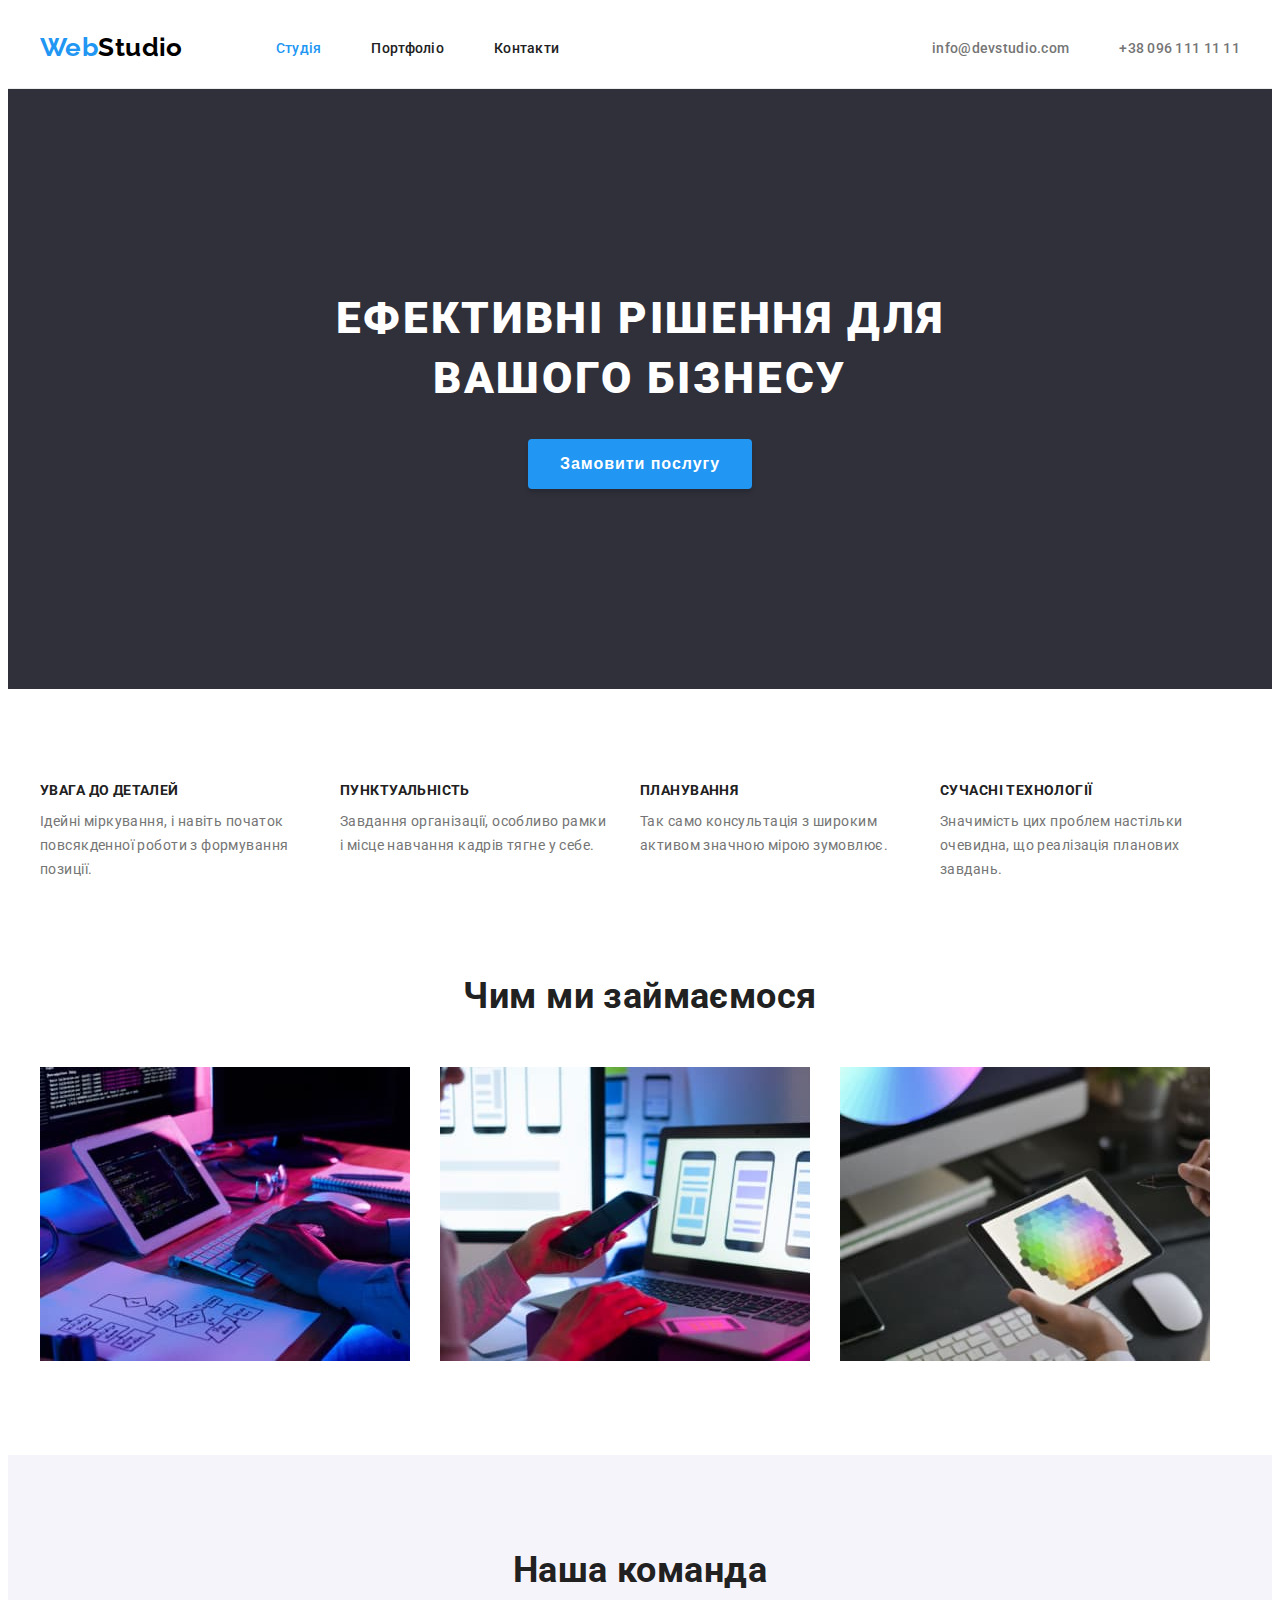
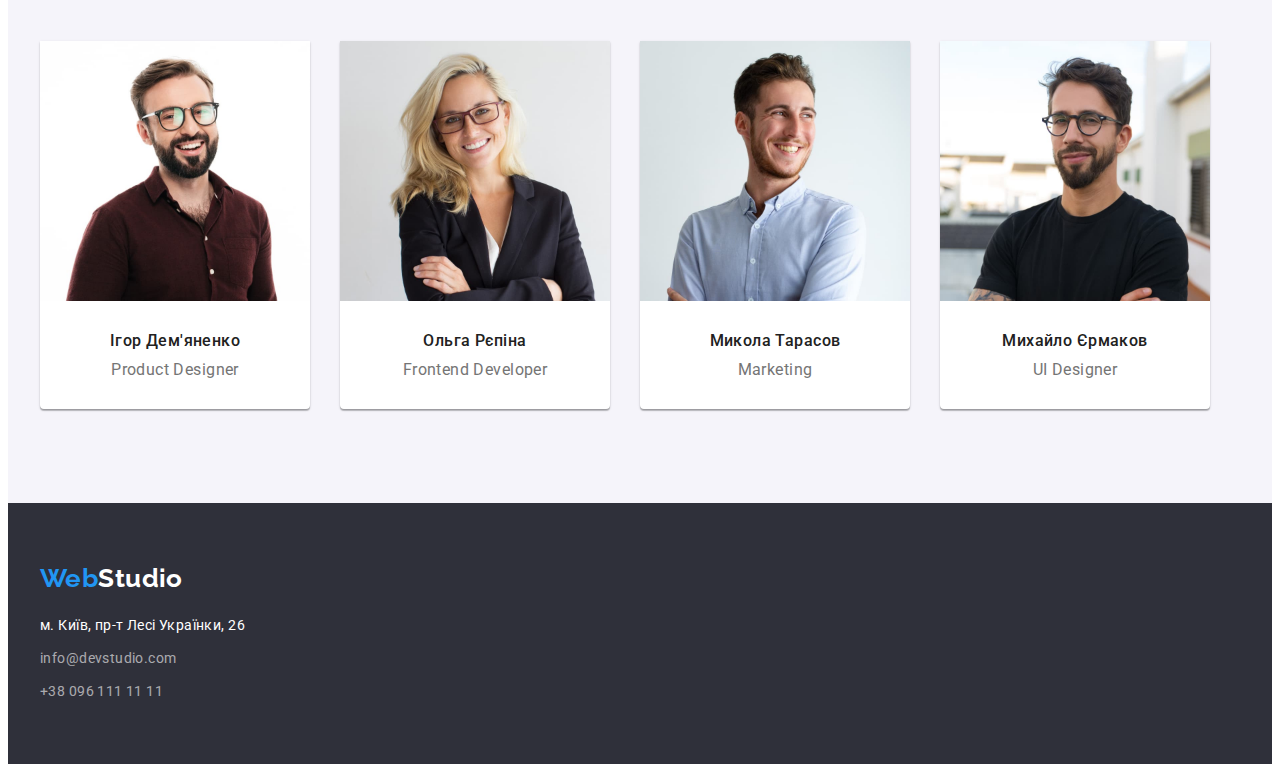
<file: index.html>
<!DOCTYPE html>
<html lang="uk">
<head>
    <meta charset="UTF-8">
    <meta http-equiv="X-UA-Compatible" content="IE=edge">
    <meta name="viewport" content="width=device-width, initial-scale=1.0">
    <link rel="preconnect" href="https://fonts.googleapis.com">
    <link rel="preconnect" href="https://fonts.gstatic.com" crossorigin>
    <link href="https://fonts.googleapis.com/css2?family=Raleway:wght@700&family=Roboto:wght@400;500;700;900&display=swap" rel="stylesheet">
    <link rel="stylesheet" href="https://cdnjs.cloudflare.com/ajax/libs/modern-normalize/1.1.0/modern-normalize.min.css"
        integrity="sha512-wpPYUAdjBVSE4KJnH1VR1HeZfpl1ub8YT/NKx4PuQ5NmX2tKuGu6U/JRp5y+Y8XG2tV+wKQpNHVUX03MfMFn9Q=="
        crossorigin="anonymous" referrerpolicy="no-referrer" />
    <link rel="stylesheet" href="./css/styles.css">
    <title>WebStudio</title>
</head>
<body>
    <header class="header">
        <div class="container header-container">
            <a  class="logo-web link" href="./index.html">Web<span class="logo-studio">Studio</span></a>
            <nav class="header-nav">
                <ul class="header-list list">
                    <li class="header-list-item"><a href="./index.html" class="header-link nav-active link">Студія</a></li>
                    <li class="header-list-item"><a href="./portfolio.html" class="header-link link">Портфоліо</a></li>
                    <li class="header-list-item"><a href="#" class="header-link link">Контакти</a></li>
                </ul>
            </nav>
            <ul class="header-contacts-list list">
                <li class="contacts-list-item"><a href="mailto:info@devstudio.com" class="contacts-link link">info@devstudio.com</a></li>
                <li class="contacts-list-item"><a href="tel:+380961111111" class="contacts-link link">+38 096 111 11 11</a></li>
            </ul>
        </div>
    </header>
    <main>
        <section class="hero">
            <div class="container hero-container">
                <h1 class="hero-title">Ефективні рішення для вашого бізнесу</h1>
                <button type="button" class="hero-btn">Замовити послугу</button>
            </div>
        </section>
        <section class="benefits section">
            <div class="container benefits-container">
                <h2 class="visualy-hidden">Переваги</h2>
                <ul class="benefits-list list">
                    <li class="benefits-list-item">
                        <h3 class="benefits-title">Увага до деталей</h3>
                        <p class="benefits-after-title">Ідейні міркування, і навіть початок повсякденної роботи з формування позиції.</p>
                    </li>
                    <li class="benefits-list-item">
                        <h3 class="benefits-title">Пунктуальність</h3>
                        <p class="benefits-after-title">Завдання організації, особливо рамки і місце навчання кадрів тягне у себе.</p>
                    </li>
                    <li class="benefits-list-item">
                        <h3 class="benefits-title">Планування</h3>
                        <p class="benefits-after-title">Так само консультація з широким активом значною мірою зумовлює.</p>
                    </li>
                    <li class="benefits-list-item">
                        <h3 class="benefits-title">Сучасні технології</h3>
                        <p class="benefits-after-title">Значимість цих проблем настільки очевидна, що реалізація планових завдань.</p>
                    </li>
                </ul>
            </div>
        </section>
        <section class="work">
            <div class="container work-container">
                <h2 class="work-title">Чим ми займаємося</h2>
                <ul class="work-list list">
                    <li class="work-list-item"><img src="./images/work1.jpg" alt="Робочий процес" width="370" height="294"></li>
                    <li class="work-list-item"><img src="./images/work2.jpg" alt="Робочий процес" width="370" height="294"></li>
                    <li class="work-list-item"><img src="./images/work3.jpg" alt="Робочий процес" width="370" height="294"></li>
                </ul>
            </div>
        </section>
        <section class="team section">
            <div class="container team-container">
                <h2 class="team-title">Наша команда</h2>
                <ul class="team-list list">
                    <li class="team-list-item">
                        <img src="./images/worker1.jpg" alt="Робітник" width="270" height="260">
                        <div class="team-item-about">
                            <h3 class="team-worker">Ігор Дем'яненко</h3>
                            <p lang="en" class="team-worker-position">Product Designer</p>
                        </div>
                    </li>
                    <li class="team-list-item">
                        <img src="./images/worker2.jpg" alt="Робітник" width="270" height="260">
                        <div class="team-item-about">
                            <h3 class="team-worker">Ольга Рєпіна</h3>
                            <p lang="en" class="team-worker-position">Frontend Developer</p>
                        </div>
                    </li>
                    <li class="team-list-item">
                        <img src="./images/worker3.jpg" alt="Робітник" width="270" height="260">
                        <div class="team-item-about">
                            <h3 class="team-worker">Микола Тарасов</h3>
                            <p lang="en" class="team-worker-position">Marketing</p>
                        </div>
                    </li>
                    <li class="team-list-item">
                        <img src="./images/worker4.jpg" alt="Робітник" width="270" height="260">
                        <div class="team-item-about">
                            <h3 class="team-worker">Михайло Єрмаков</h3>
                            <p lang="en" class="team-worker-position">UI Designer</p>
                        </div>
                    </li>
                </ul>
            </div>
        </section>
    </main>
    <footer class="footer">
       <div class="container footer-container">
            <a class="footer-logo link" href="./index.html">Web<span class="logo-studio-white">Studio</span></a>
            <address class="footer-address-list">
                <ul class="footer-list list">
                    <li class="footer-list-item"><a href="https://goo.gl/maps/NXX6LeHb5ru4royF7" target="_blank" rel="noopener noreferrer nofollow" class="footer-link link-address link">м. Київ, пр-т Лесі Українки, 26</a></li>
                    <li class="footer-list-item"><a href="mailto:info@devstudio.com" class="footer-link link">info@devstudio.com</a></li>
                    <li class="footer-list-item"><a href="tel:+380961111111" class="footer-link link">+38 096 111 11 11</a></li>
                </ul>
            </address>
       </div>
    </footer>
</body>
</html>
</file>
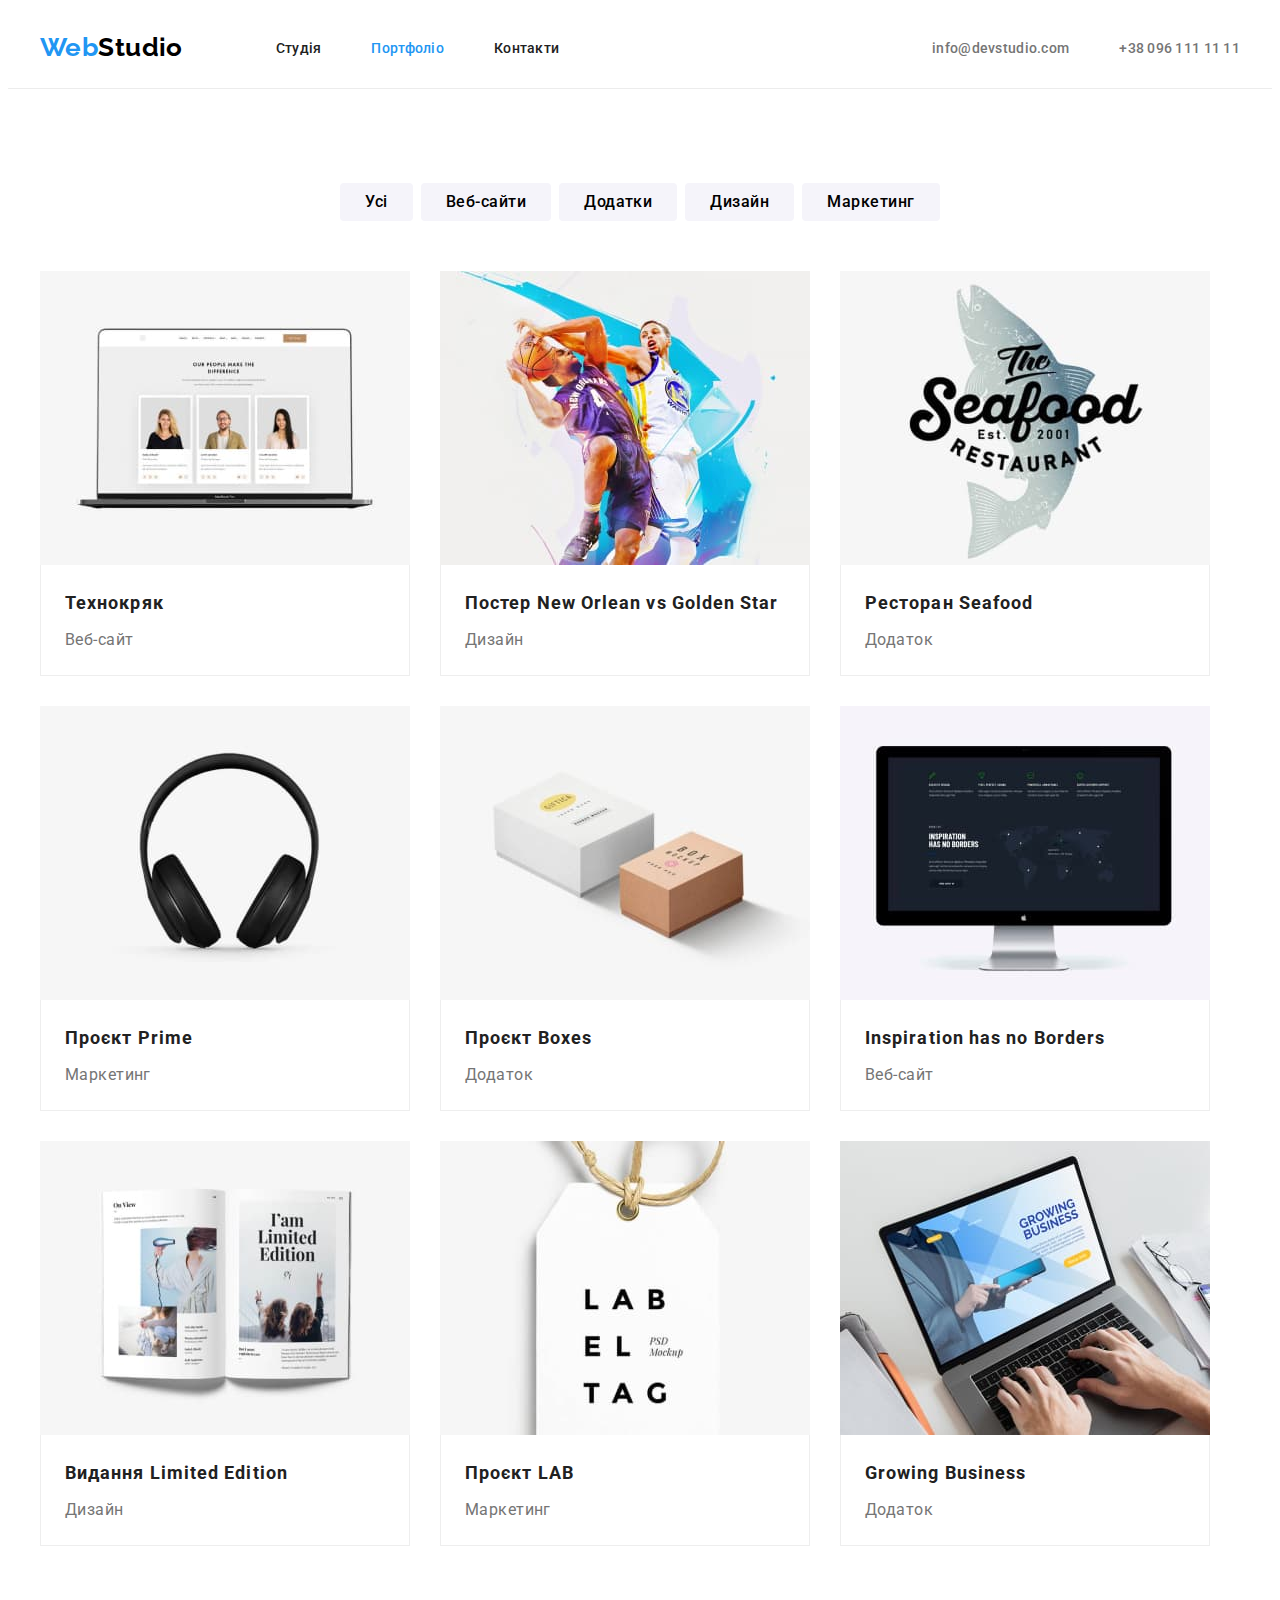
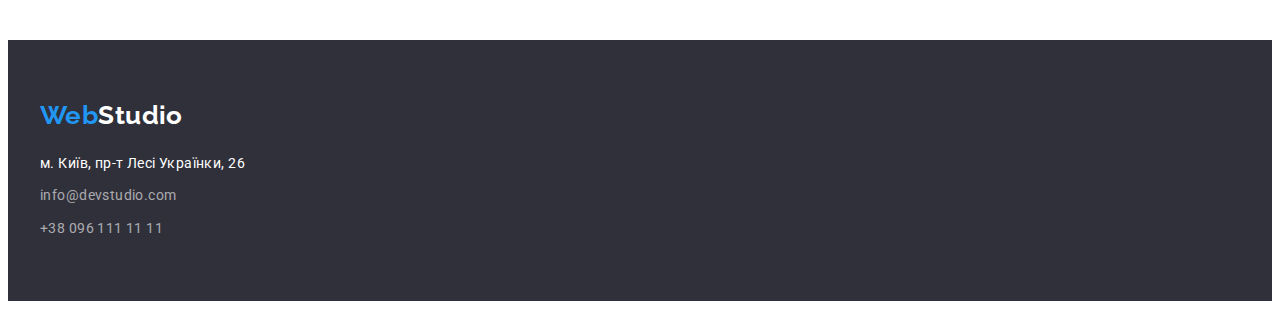
<file: portfolio.html>
<!DOCTYPE html>
<html lang="uk">
<head>
    <meta charset="UTF-8">
    <meta http-equiv="X-UA-Compatible" content="IE=edge">
    <meta name="viewport" content="width=device-width, initial-scale=1.0">
    <link rel="preconnect" href="https://fonts.googleapis.com">
    <link rel="preconnect" href="https://fonts.gstatic.com" crossorigin>
    <link href="https://fonts.googleapis.com/css2?family=Raleway:wght@700&family=Roboto:wght@400;500;700;900&display=swap"
        rel="stylesheet">
    <link rel="stylesheet" href="https://cdnjs.cloudflare.com/ajax/libs/modern-normalize/1.1.0/modern-normalize.min.css"
        integrity="sha512-wpPYUAdjBVSE4KJnH1VR1HeZfpl1ub8YT/NKx4PuQ5NmX2tKuGu6U/JRp5y+Y8XG2tV+wKQpNHVUX03MfMFn9Q=="
        crossorigin="anonymous" referrerpolicy="no-referrer" />
    <link rel="stylesheet" href="./css/styles.css">
    <title>Portfolio</title>
</head>
<body>
    <header class="header ">
        <div class="container header-container">
            <a class="logo-web link" href="./index.html">Web<span class="logo-studio">Studio</span></a>
            <nav class="header-nav">
                <ul class="header-list list">
                    <li class="header-list-item"><a href="./index.html" class="header-link link">Студія</a></li>
                    <li class="header-list-item"><a href="./portfolio.html" class="header-link nav-active link ">Портфоліо</a></li>
                    <li class="header-list-item"><a href="#" class="header-link link">Контакти</a></li>
                </ul>
            </nav>
            <ul class="header-contacts-list list">
                <li class="contacts-list-item"><a href="mailto:info@devstudio.com"
                        class="contacts-link link">info@devstudio.com</a></li>
                <li class="contacts-list-item"><a href="tel:+380961111111" class="contacts-link link">+38 096 111 11 11</a></li>
            </ul>
        </div>
    </header>
    <main>
        <section class="catalog section">
            <div class="container catalog-container">
                <h1 class="visualy-hidden">Каталог</h1>
                <ul class="catalog-list list">
                    <li class="catalog-list-item"><button type="button" class="catalog-list-btn">Усі</button></li>
                    <li class="catalog-list-item"><button type="button" class="catalog-list-btn">Веб-сайти</button></li>
                    <li class="catalog-list-item"><button type="button" class="catalog-list-btn">Додатки</button></li>
                    <li class="catalog-list-item"><button type="button" class="catalog-list-btn">Дизайн</button></li>
                    <li class="catalog-list-item"><button type="button" class="catalog-list-btn">Маркетинг</button></li>
                </ul>
                <ul class="catalog-project-list list">
                    <li class="project-list-item">
                        <img src="./images/project1.jpg" alt="Проєкт" width="370" height="294">
                        <div class="project-about">
                            <h3 class="project-title">Технокряк</h3>
                            <p class="project-after-title">Веб-сайт</p>
                        </div>
                    </li>
                    <li class="project-list-item">
                        <img src="./images/project2.jpg" alt="Проєкт" width="370" height="294">
                        <div class="project-about">
                            <h3 class="project-title">Постер New Orlean vs Golden Star</h3>
                            <p class="project-after-title">Дизайн</p>
                        </div>
                    </li>
                    <li class="project-list-item">
                        <img src="./images/project3.jpg" alt="Проєкт" width="370" height="294">
                        <div class="project-about">
                            <h3 class="project-title">Ресторан Seafood</h3>
                            <p class="project-after-title">Додаток</p>
                        </div>
                    </li>
                    <li class="project-list-item">
                        <img src="./images/project4.jpg" alt="Проєкт" width="370" height="294">
                        <div class="project-about">
                            <h3 class="project-title">Проєкт Prime</h3>
                            <p class="project-after-title">Маркетинг</p>
                        </div>
                    </li>
                    <li class="project-list-item">
                        <img src="./images/project5.jpg" alt="Проєкт" width="370" height="294">
                        <div class="project-about">
                            <h3 class="project-title">Проєкт Boxes</h3>
                            <p class="project-after-title">Додаток</p>
                        </div>
                    </li>
                    <li class="project-list-item">
                        <img src="./images/project6.jpg" alt="Проєкт" width="370" height="294">
                        <div class="project-about">
                            <h3 class="project-title">Inspiration has no Borders</h3>
                            <p class="project-after-title">Веб-сайт</p>
                        </div>
                    </li>
                    <li class="project-list-item">
                        <img src="./images/project7.jpg" alt="Проєкт" width="370" height="294">
                        <div class="project-about">
                            <h3 class="project-title">Видання Limited Edition</h3>
                            <p class="project-after-title">Дизайн</p>
                        </div>
                    </li>
                    <li class="project-list-item">
                        <img src="./images/project8.jpg" alt="Проєкт" width="370" height="294">
                        <div class="project-about">
                            <h3 class="project-title">Проєкт LAB</h3>
                            <p class="project-after-title">Маркетинг</p>
                        </div>
                    </li>
                    <li class="project-list-item">
                        <img src="./images/project9.jpg" alt="Проєкт" width="370" height="294">
                        <div class="project-about">
                            <h3 class="project-title">Growing Business</h3>
                            <p class="project-after-title">Додаток</p>
                        </div>
                    </li>
                </ul>
            </div>
        </section>
    </main>
    <footer class="footer">
        <div class="container footer-container">
            <a class="footer-logo link" href="./index.html">Web<span class="logo-studio-white">Studio</span></a>
            <address class="footer-address-list">
                <ul class="footer-list list">
                    <li class="footer-list-item"><a href="https://goo.gl/maps/NXX6LeHb5ru4royF7" target="_blank"
                            rel="noopener noreferrer nofollow" class="footer-link link-address link">м. Київ, пр-т Лесі
                            Українки, 26</a></li>
                    <li class="footer-list-item"><a href="mailto:info@devstudio.com"
                            class="footer-link link">info@devstudio.com</a></li>
                    <li class="footer-list-item"><a href="tel:+380961111111" class="footer-link link">+38 096 111 11 11</a></li>
                </ul>
            </address>
        </div>
    </footer>
</body>
</html>
</file>
<file: css/styles.css>
:root {
    --primary-text-color: #212121;
    --secondary-text-color: #757575;
    --white-color: #FFFFFF;
    --black-color: #000000;
    --background-our-team: #F5F4FA;
    --background-hero-footer: #2F303A;
    --accent-color: #2196F3;
    --hero-button-hover: #188CE8;
}

p,
h1,
h2,
h3,
h4,
h5,
h6 {
    margin: 0;
}

ul,
ol {
    margin: 0;
    padding-left: 0;
}

button {
    cursor: pointer;
}

address {
    font-style: normal;
}

img {
    display: block;
}

body {
    font-family: 'Roboto', sans-serif;
    color: #212121;
    background-color: #fff;
    font-size: 14px;
    letter-spacing: 0.03em;
}

.section {
    padding-top: 94px;
    padding-bottom: 94px;
}

.container {
    width: 1200px;
    padding-left: 15px;
    padding-right: 15px;
    margin: 0 auto;
}

.list {
    list-style: none;
}

.link {
    text-decoration: none;
}

.visualy-hidden {
    position: absolute;
    width: 1px;
    height: 1px;
    margin: -1px;
    border: 0;
    padding: 0;
    white-space: nowrap;
    clip-path: inset(100%);
    clip: rect(0 0 0 0);
    overflow: hidden;
}

/*-----------------------HEADER---------------------*/

.header {
    padding-top: 24px;
    padding-bottom: 25px;
    border-bottom: 1px solid #ECECEC;
}

.header-container {
    display: flex;
    align-items: center;
}

.logo-web {
    font-family: 'Raleway', 'sans-serif';
    font-weight: 700;
    font-size: 26px;
    line-height: 1.2;
    color: #2196F3;
    margin-right: 93px;
}

.logo-studio {
    color: #000000;
}

.header-nav {
    margin-right: auto;
}

.header-list {
    display: flex;
    gap: 50px;
}

.header-list-item {}

.header-link {
    font-weight: 500;
    line-height: 1,14;
    letter-spacing: 0.02em; 
    color: #212121;
}

.nav-active {
    color: #2196F3;
}

.header-link:hover, .header-link:focus {
    color:#2196F3;
}

.header-contacts-list {
    display: flex;
    gap: 50px;
}

.contacts-list-item {}

.contacts-link {
    font-weight: 500;
    line-height: 1,14;
    letter-spacing: 0.02em;
    color: #757575;
}

.contacts-link:hover, .contacts-link:focus {
    color: #2196F3;
}

/*-----------------------HERO---------------------*/

.hero {
    background-color: #2F303A;
    padding-top: 200px;
    padding-bottom: 200px;
}

.hero-container {
    margin: 0 auto;
    text-align: center;
}

.hero-title {
    font-weight: 900;
    font-size: 44px;
    line-height: 1.36;
    letter-spacing: 0.06em;
    text-transform: uppercase;
    color: #FFFFFF;
    max-width: 696px;
    margin: 0 auto;
    margin-bottom: 30px;
}

.hero-btn {
    font-weight: 700;
    font-size: 16px;
    line-height: 1.88;
    letter-spacing: 0.06em;
    align-items: center;
    text-align: center;
    color: #FFFFFF;
    background-color: #2196F3;
    border: 0px;
    box-shadow: 0px 4px 4px rgba(0, 0, 0, 0.15);
    border-radius: 4px;
    padding: 10px 32px;
    min-width: 152px;
}

.hero-btn:hover {
    background-color: #188CE8;
}

/*-----------------------BENEFITS---------------------*/

.benefits {
    display: block;
}

.benefits-container {
    
}

.benefits-list {
    display: flex;
    gap: 30px;
}

.list {}

.benefits-list-item {
    max-width: 270px;
}

.benefits-title {
    font-weight: 700;
    line-height: 1.14;
    text-transform: uppercase;
    font-size: 14px;
    margin-bottom: 10px;
}

.benefits-after-title {
    font-weight: 400;
    line-height: calc(24/14);
    color: #757575;
}

/*-----------------------WORK---------------------*/

.work {
    display: block;
    padding-bottom: 94px;
}

.work-container {
    text-align: center;
    
}

.work-title {
    font-weight: 700;
    font-size: 36px;
    line-height: calc(42/36);
    margin-bottom: 50px;
}

.work-list {
    display: flex;
    gap: 30px;
}

.work-list-item {}

/*-----------------------TEAM---------------------*/

.team {
    background-color: #F5F4FA;
}

.team-container {
    
}

.team-title {
    font-weight: 700;
    font-size: 36px;
    line-height: calc(42/36);
    text-align: center;
    margin-bottom: 50px;
}

.team-list {
    display: flex;
    gap: 30px;
}

.team-list-item {
    background-color: #FFFFFF;
    box-shadow: 0px 1px 3px rgba(0, 0, 0, 0.12),
    0px 1px 1px rgba(0, 0, 0, 0.14),
    0px 2px 1px rgba(0, 0, 0, 0.2);
    border-radius: 0px 0px 4px 4px;
}

.team-item-about {
    text-align: center;
    padding-top: 30px;
    padding-bottom: 30px;
}

.team-worker {
    font-weight: 500;
    font-size: 16px;
    line-height: calc(19/16);
    margin-bottom: 10px;
}

.team-worker-position {
    font-weight: 400;
    font-size: 16px;
    line-height: calc(19/16);
    color: #757575;
}

/*-----------------------FOOTER---------------------*/

.footer {
    padding-top: 60px;
    padding-bottom: 60px;
    background-color: #2F303A;;
}

.footer-container {

}

.footer-address {
    
}

.footer-list {
}

.footer-list-item:not(:last-child) {
    margin-bottom: 9px;
}

.footer-link {
    font-weight: 400;
    line-height: 1.71;
    color: rgba(255, 255, 255, 0.6);
    font-style: normal;
}

.footer-logo {
    font-family: 'Raleway',
    'sans-serif';
    font-weight: 700;
    font-size: 26px;
    line-height: 1.2;
    color: #2196F3;
    display: block;
    margin-bottom: 20px;
}

.footer-link:hover, .footer-link:focus {
    color: #2196F3;
}

.link-address {
    color: #FFFFFF;
    font-style: normal;
}

.logo-studio-white {
    color: #FFFFFF;
}

/*-----------------------PORTFOLIO---------------------*/

/*-----------------------CATALOG---------------------*/

.catalog {}

.catalog-container {
    
}

.catalog-list {
    display: flex;
    justify-content: center;
    gap: 8px;
    margin-bottom: 50px;
}

.list {}

.catalog-list-item {}

.catalog-list-btn {
    font-family: inherit;
    font-weight: 500;
    font-size: 16px;
    line-height: 1.62;
    letter-spacing: 0.03em;
    text-align: center;
    background-color: #F5F4FA;
    border-radius: 4px;
    border: none;
    padding: 6px 25px;
}

.catalog-list-btn:hover {
    color: #FFFFFF;
    background: #2196F3;
    box-shadow: 0px 3px 1px rgba(0, 0, 0, 0.1),
    0px 1px 2px rgba(0, 0, 0, 0.08),
    0px 2px 2px rgba(0, 0, 0, 0.12);
}

.catalog-project-list {
    display: flex;
    flex-wrap: wrap;
    gap: 30px;
}

.project-about {
    padding: 20px 24px;
    border: 1px solid #EEEEEE;
    border-top: none;
}

.project-list-item {
    width: calc(100%-60px)/3;
}

.project-title {
    font-weight: 700;
    font-size: 18px;
    line-height: 2;
    letter-spacing: 0.06em;
    margin-bottom: 4px;
}

.project-after-title {
    font-weight: 400;
    font-size: 16px;
    line-height: 1.88;
    color: #757575;
}
</file>
